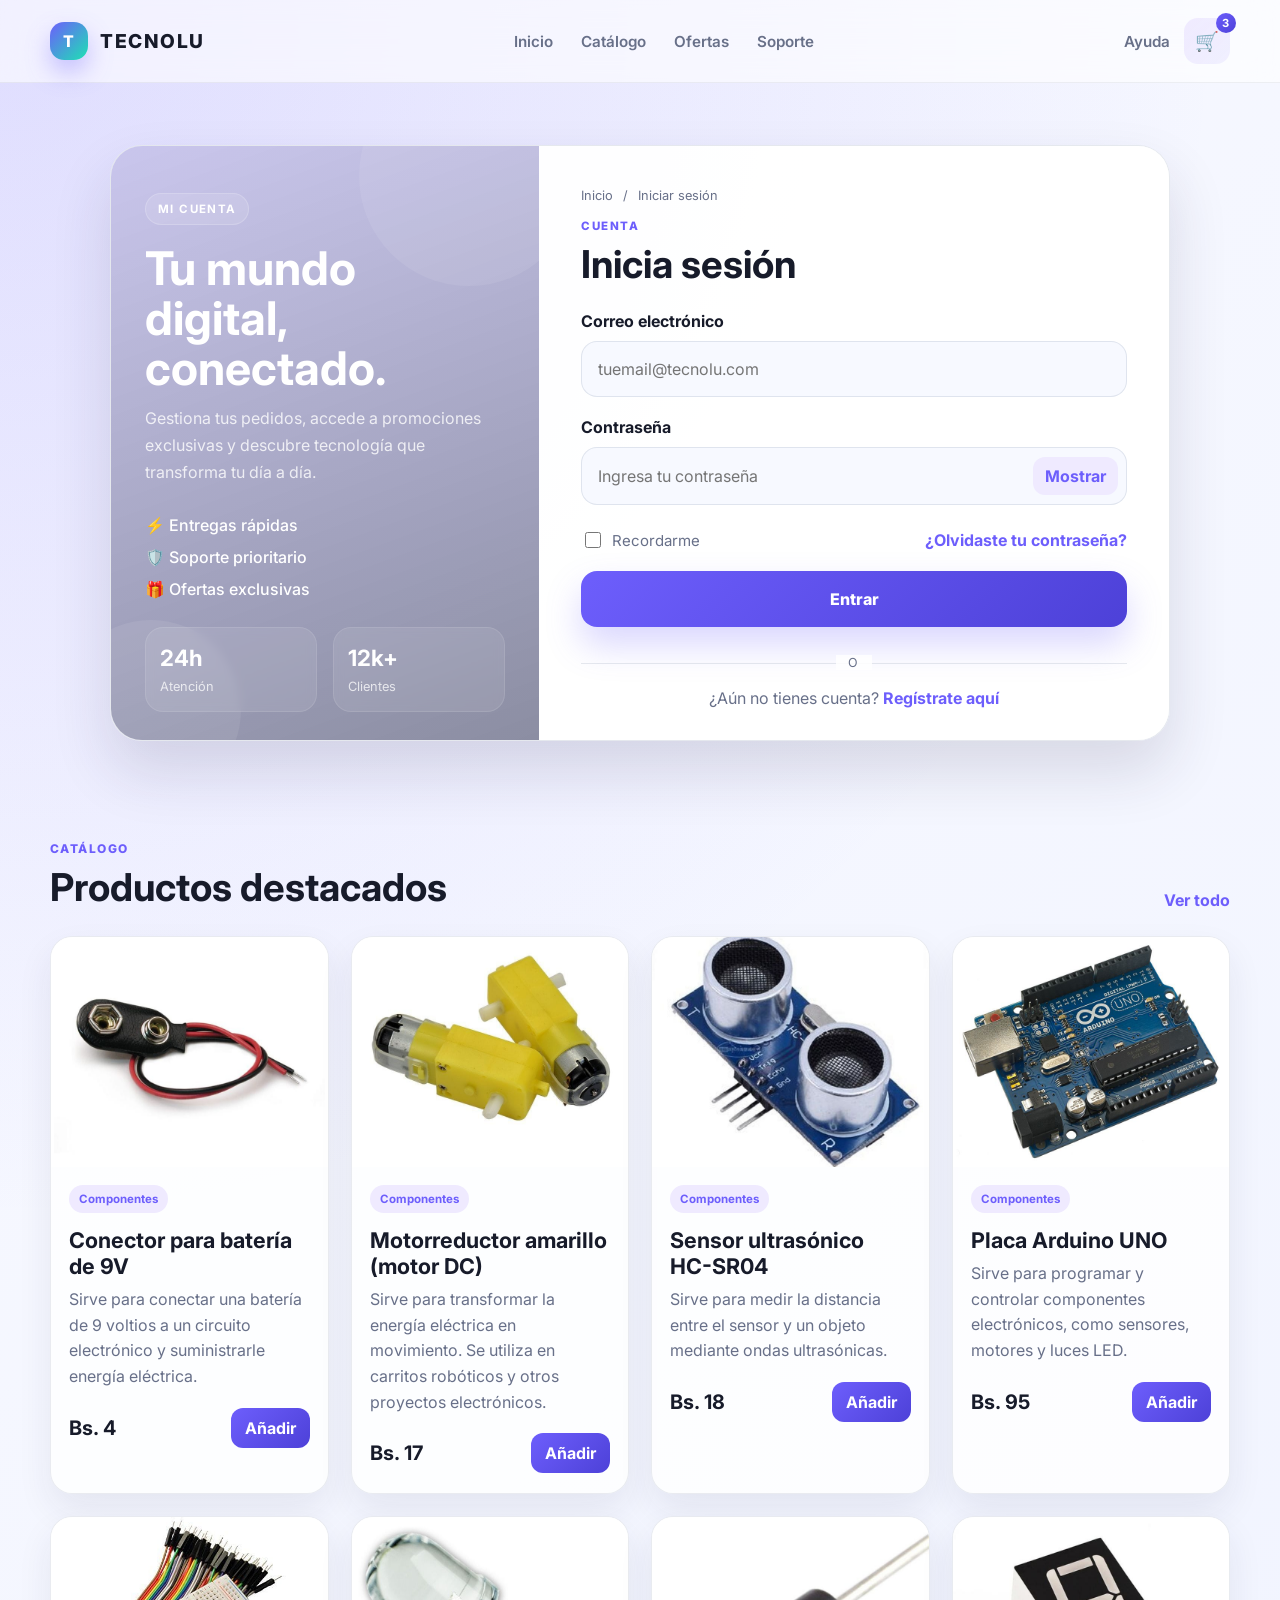
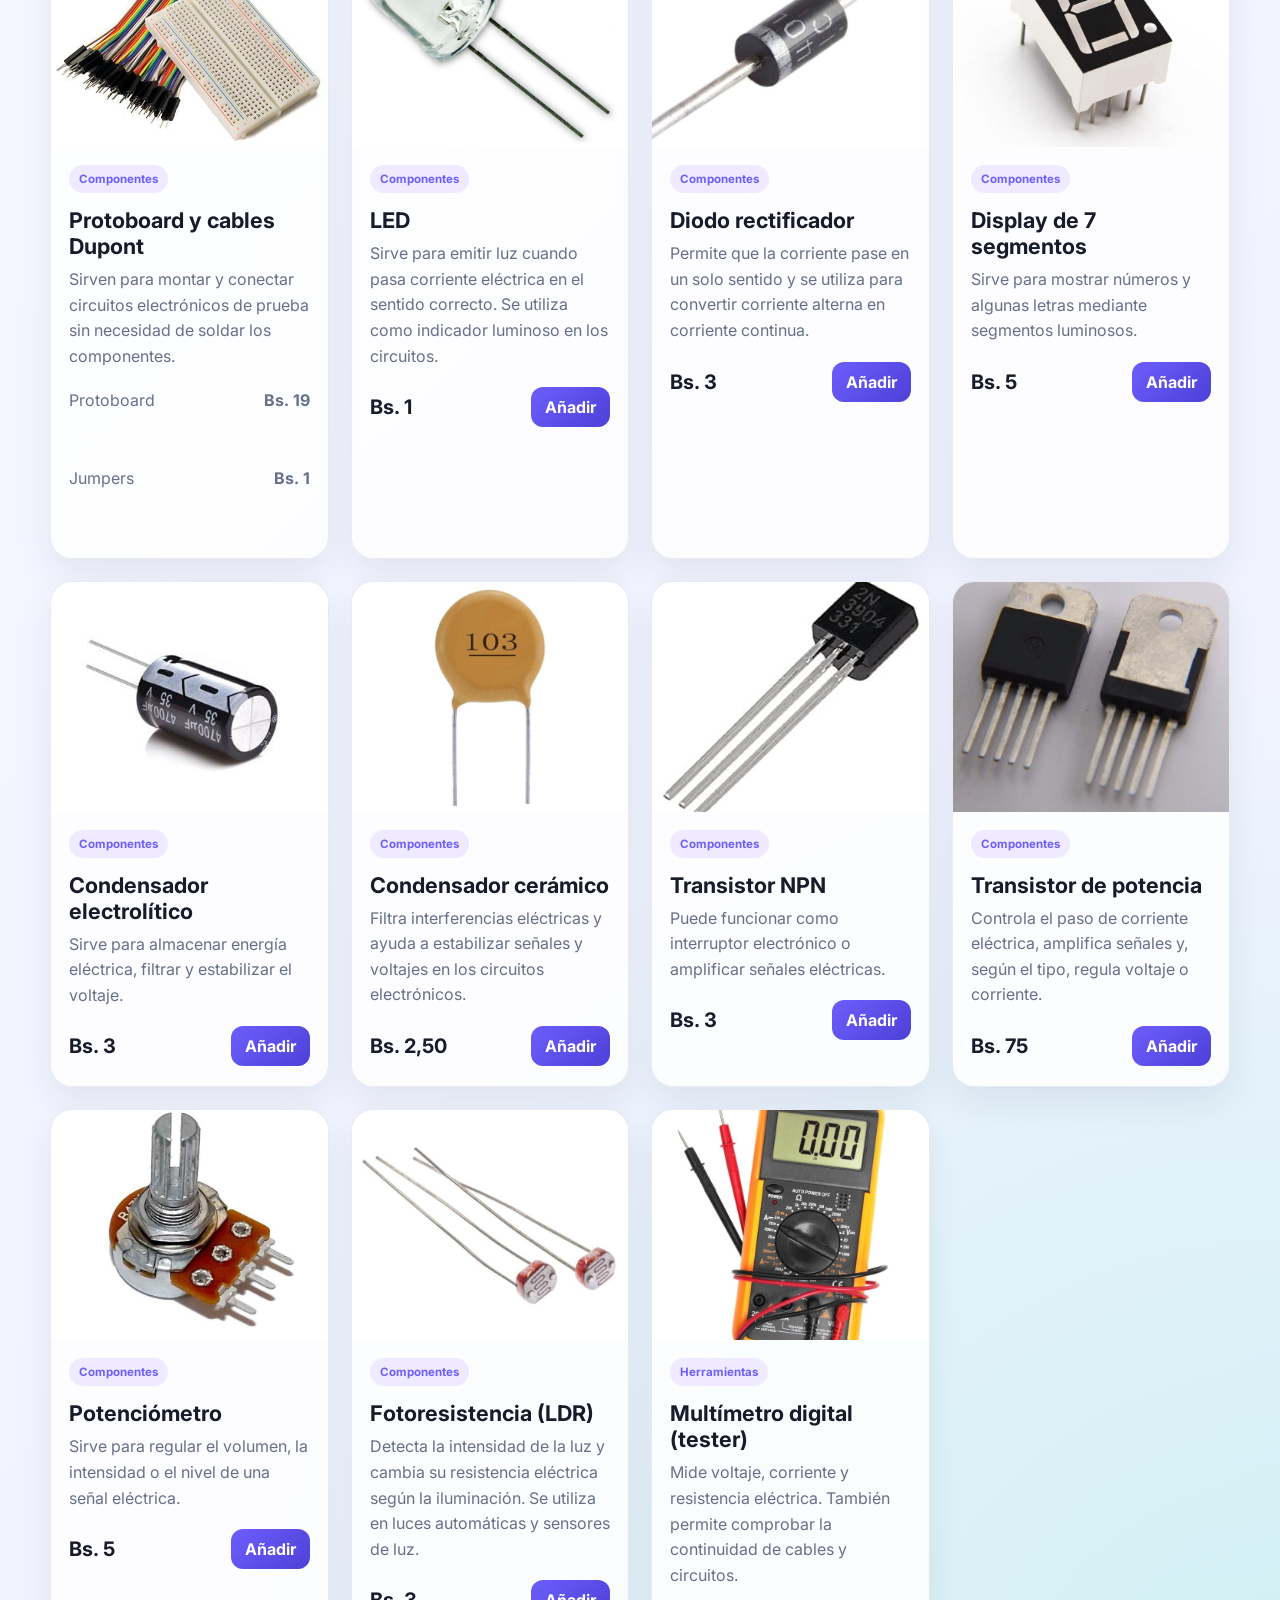
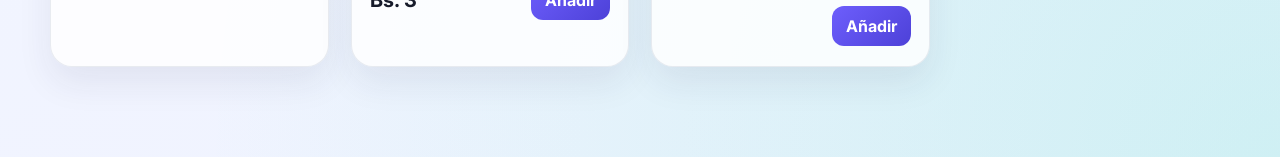
<file: PROYECTO WEB/index.html>
<!DOCTYPE html>
<html lang="es">
  <head>
    <meta charset="UTF-8" />
    <meta name="viewport" content="width=device-width, initial-scale=1.0" />
    <title>TECNOLU | Mi cuenta</title>
    <meta
      name="description"
      content="Iniciar sesión en tu cuenta de TECNOLU"
    />
    <link rel="preconnect" href="https://fonts.googleapis.com" />
    <link rel="preconnect" href="https://fonts.gstatic.com" crossorigin />
    <link
      href="https://fonts.googleapis.com/css2?family=Inter:wght@400;500;600;700;800&display=swap"
      rel="stylesheet"
    />
    <link rel="stylesheet" href="styles.css" />
  </head>
  <body>
    <header class="topbar">
      <div class="container nav-wrap">
        <div class="brand">
          <div class="brand-mark">T</div>
          <span>TECNOLU</span>
        </div>

        <nav class="main-nav" aria-label="Navegación principal">
          <a href="#">Inicio</a>
          <a href="#">Catálogo</a>
          <a href="#">Ofertas</a>
          <a href="#">Soporte</a>
        </nav>

        <div class="top-actions">
          <a href="#" class="link-btn">Ayuda</a>
          <button class="cart-btn" type="button" aria-label="Carrito">
            🛒
            <span>3</span>
          </button>
        </div>
      </div>
    </header>

    <main class="page-shell">
      <div class="container auth-layout">
        <div class="auth-card">
          <aside class="auth-visual" aria-label="Panel de bienvenida">
            <div class="visual-badge">MI CUENTA</div>
            <h2>Tu mundo digital, conectado.</h2>
            <p>
              Gestiona tus pedidos, accede a promociones exclusivas y descubre
              tecnología que transforma tu día a día.
            </p>
            <div class="benefits">
              <span>⚡ Entregas rápidas</span>
              <span>🛡️ Soporte prioritario</span>
              <span>🎁 Ofertas exclusivas</span>
            </div>
            <div class="mini-stats">
              <div>
                <strong>24h</strong>
                <span>Atención</span>
              </div>
              <div>
                <strong>12k+</strong>
                <span>Clientes</span>
              </div>
            </div>
          </aside>

          <section class="auth-panel">
            <nav class="breadcrumb" aria-label="Breadcrumb">
              <a href="#">Inicio</a>
              <span>/</span>
              <span>Iniciar sesión</span>
            </nav>

            <div class="auth-header">
              <p class="eyebrow">Cuenta</p>
              <h1>Inicia sesión</h1>
            </div>

            <form class="login-form">
              <div class="field-group">
                <label for="email">Correo electrónico</label>
                <input
                  id="email"
                  name="email"
                  type="email"
                  placeholder="tuemail@tecnolu.com"
                  autocomplete="email"
                  required
                />
              </div>

              <div class="field-group">
                <label for="password">Contraseña</label>
                <div class="password-wrap">
                  <input
                    id="password"
                    name="password"
                    type="password"
                    placeholder="Ingresa tu contraseña"
                    autocomplete="current-password"
                    required
                  />
                  <button type="button" class="show-password" aria-label="Mostrar contraseña">
                    Mostrar
                  </button>
                </div>
              </div>

              <div class="row-between">
                <label class="remember-me">
                  <input type="checkbox" />
                  <span>Recordarme</span>
                </label>

                <a href="#" class="forgot-link">¿Olvidaste tu contraseña?</a>
              </div>

              <button class="submit-btn" type="submit">Entrar</button>
            </form>

            <div class="divider"><span>o</span></div>

            <p class="register-link">
              ¿Aún no tienes cuenta?
              <a href="#">Regístrate aquí</a>
            </p>
          </section>
        </div>
      </div>
    </main>

    <section class="catalog-section">
      <div class="container">
        <div class="catalog-header">
          <div>
            <p class="catalog-kicker">Catálogo</p>
            <h2>Productos destacados</h2>
          </div>
          <a href="#" class="catalog-link">Ver todo</a>
        </div>

        <div class="product-grid">
          <article class="product-card">
            <div class="product-image">
              <img
                src="assets/conector-bateria-9v.jpeg"
                alt="Conector para batería de 9V con cables rojo y negro"
              />
            </div>
            <div class="product-body">
              <span class="product-tag">Componentes</span>
              <h3>Conector para batería de 9V</h3>
              <p>
                Sirve para conectar una batería de 9 voltios a un circuito
                electrónico y suministrarle energía eléctrica.
              </p>
              <div class="product-footer">
                <strong>Bs. 4</strong>
                <button type="button">Añadir</button>
              </div>
            </div>
          </article>

          <article class="product-card">
            <div class="product-image">
              <img
                src="assets/motorreductor-amarillo.jpeg"
                alt="Motorreductores amarillos de corriente continua"
              />
            </div>
            <div class="product-body">
              <span class="product-tag">Componentes</span>
              <h3>Motorreductor amarillo (motor DC)</h3>
              <p>
                Sirve para transformar la energía eléctrica en movimiento. Se
                utiliza en carritos robóticos y otros proyectos electrónicos.
              </p>
              <div class="product-footer">
                <strong>Bs. 17</strong>
                <button type="button">Añadir</button>
              </div>
            </div>
          </article>

          <article class="product-card">
            <div class="product-image">
              <img
                src="assets/sensor-ultrasonico-hc-sr04.jpeg"
                alt="Sensor ultrasónico HC-SR04"
              />
            </div>
            <div class="product-body">
              <span class="product-tag">Componentes</span>
              <h3>Sensor ultrasónico HC-SR04</h3>
              <p>
                Sirve para medir la distancia entre el sensor y un objeto
                mediante ondas ultrasónicas.
              </p>
              <div class="product-footer">
                <strong>Bs. 18</strong>
                <button type="button">Añadir</button>
              </div>
            </div>
          </article>

          <article class="product-card">
            <div class="product-image">
              <img
                src="assets/placa-arduino-uno.jpeg"
                alt="Placa Arduino UNO"
              />
            </div>
            <div class="product-body">
              <span class="product-tag">Componentes</span>
              <h3>Placa Arduino UNO</h3>
              <p>
                Sirve para programar y controlar componentes electrónicos, como
                sensores, motores y luces LED.
              </p>
              <div class="product-footer">
                <strong>Bs. 95</strong>
                <button type="button">Añadir</button>
              </div>
            </div>
          </article>

          <article class="product-card">
            <div class="product-image">
              <img
                src="assets/protoboard-cables-dupont.jpeg"
                alt="Protoboard y cables Dupont de colores"
              />
            </div>
            <div class="product-body">
              <span class="product-tag">Componentes</span>
              <h3>Protoboard y cables Dupont</h3>
              <p>
                Sirven para montar y conectar circuitos electrónicos de prueba
                sin necesidad de soldar los componentes.
              </p>
              <div class="product-footer product-prices">
                <p><span>Protoboard</span><strong>Bs. 19</strong></p>
                <p><span>Jumpers</span><strong>Bs. 1</strong></p>
              </div>
            </div>
          </article>

          <article class="product-card">
            <div class="product-image">
              <img src="assets/led.jpeg" alt="Diodo LED transparente" />
            </div>
            <div class="product-body">
              <span class="product-tag">Componentes</span>
              <h3>LED</h3>
              <p>
                Sirve para emitir luz cuando pasa corriente eléctrica en el
                sentido correcto. Se utiliza como indicador luminoso en los
                circuitos.
              </p>
              <div class="product-footer">
                <strong>Bs. 1</strong>
                <button type="button">Añadir</button>
              </div>
            </div>
          </article>

          <article class="product-card">
            <div class="product-image">
              <img
                src="assets/diodo-rectificador.jpeg"
                alt="Diodo rectificador cilíndrico con banda que indica el cátodo"
              />
            </div>
            <div class="product-body">
              <span class="product-tag">Componentes</span>
              <h3>Diodo rectificador</h3>
              <p>
                Permite que la corriente pase en un solo sentido y se utiliza
                para convertir corriente alterna en corriente continua.
              </p>
              <div class="product-footer">
                <strong>Bs. 3</strong>
                <button type="button">Añadir</button>
              </div>
            </div>
          </article>

          <article class="product-card">
            <div class="product-image">
              <img
                src="assets/display-7-segmentos.jpeg"
                alt="Display electrónico de 7 segmentos"
              />
            </div>
            <div class="product-body">
              <span class="product-tag">Componentes</span>
              <h3>Display de 7 segmentos</h3>
              <p>
                Sirve para mostrar números y algunas letras mediante segmentos
                luminosos.
              </p>
              <div class="product-footer">
                <strong>Bs. 5</strong>
                <button type="button">Añadir</button>
              </div>
            </div>
          </article>

          <article class="product-card">
            <div class="product-image">
              <img
                src="assets/condensador-electrolitico.jpeg"
                alt="Condensador electrolítico cilíndrico"
              />
            </div>
            <div class="product-body">
              <span class="product-tag">Componentes</span>
              <h3>Condensador electrolítico</h3>
              <p>
                Sirve para almacenar energía eléctrica, filtrar y estabilizar
                el voltaje.
              </p>
              <div class="product-footer">
                <strong>Bs. 3</strong>
                <button type="button">Añadir</button>
              </div>
            </div>
          </article>

          <article class="product-card">
            <div class="product-image">
              <img
                src="assets/condensador-ceramico.jpeg"
                alt="Condensador cerámico de disco con dos terminales"
              />
            </div>
            <div class="product-body">
              <span class="product-tag">Componentes</span>
              <h3>Condensador cerámico</h3>
              <p>
                Filtra interferencias eléctricas y ayuda a estabilizar señales
                y voltajes en los circuitos electrónicos.
              </p>
              <div class="product-footer">
                <strong>Bs. 2,50</strong>
                <button type="button">Añadir</button>
              </div>
            </div>
          </article>

          <article class="product-card">
            <div class="product-image">
              <img
                src="assets/transistor-npn.jpeg"
                alt="Transistor NPN de tres terminales"
              />
            </div>
            <div class="product-body">
              <span class="product-tag">Componentes</span>
              <h3>Transistor NPN</h3>
              <p>
                Puede funcionar como interruptor electrónico o amplificar
                señales eléctricas.
              </p>
              <div class="product-footer">
                <strong>Bs. 3</strong>
                <button type="button">Añadir</button>
              </div>
            </div>
          </article>

          <article class="product-card">
            <div class="product-image">
              <img
                src="assets/transistor-potencia.jpeg"
                alt="Transistores de potencia con encapsulado y disipador metálico"
              />
            </div>
            <div class="product-body">
              <span class="product-tag">Componentes</span>
              <h3>Transistor de potencia</h3>
              <p>
                Controla el paso de corriente eléctrica, amplifica señales y,
                según el tipo, regula voltaje o corriente.
              </p>
              <div class="product-footer">
                <strong>Bs. 75</strong>
                <button type="button">Añadir</button>
              </div>
            </div>
          </article>

          <article class="product-card">
            <div class="product-image">
              <img
                src="assets/potenciometro.jpeg"
                alt="Potenciómetro rotatorio de tres terminales"
              />
            </div>
            <div class="product-body">
              <span class="product-tag">Componentes</span>
              <h3>Potenciómetro</h3>
              <p>
                Sirve para regular el volumen, la intensidad o el nivel de una
                señal eléctrica.
              </p>
              <div class="product-footer">
                <strong>Bs. 5</strong>
                <button type="button">Añadir</button>
              </div>
            </div>
          </article>

          <article class="product-card">
            <div class="product-image">
              <img
                src="assets/fotoresistencia-ldr.jpeg"
                alt="Fotoresistencias LDR con dos terminales"
              />
            </div>
            <div class="product-body">
              <span class="product-tag">Componentes</span>
              <h3>Fotoresistencia (LDR)</h3>
              <p>
                Detecta la intensidad de la luz y cambia su resistencia
                eléctrica según la iluminación. Se utiliza en luces automáticas
                y sensores de luz.
              </p>
              <div class="product-footer">
                <strong>Bs. 3</strong>
                <button type="button">Añadir</button>
              </div>
            </div>
          </article>

          <article class="product-card">
            <div class="product-image">
              <img
                src="assets/multimetro-digital.jpeg"
                alt="Multímetro digital con puntas de prueba"
              />
            </div>
            <div class="product-body">
              <span class="product-tag">Herramientas</span>
              <h3>Multímetro digital (tester)</h3>
              <p>
                Mide voltaje, corriente y resistencia eléctrica. También
                permite comprobar la continuidad de cables y circuitos.
              </p>
              <div class="product-footer">
                <strong></strong>
                <button type="button">Añadir</button>
              </div>
            </div>
          </article>

        </div>
      </div>
    </section>

    <script src="script.js"></script>
  </body>
</html>
</file>
<file: PROYECTO WEB/styles.css>
:root {
  --primary: #6d5efc;
  --primary-strong: #4d41d8;
  --primary-soft: #efeaff;
  --secondary: #1de2b3;
  --text: #171b2a;
  --muted: #687089;
  --border: rgba(143, 155, 179, 0.22);
  --card: rgba(255, 255, 255, 0.9);
  --bg: #f3f6ff;
  --shadow: 0 30px 60px rgba(42, 38, 71, 0.14);
}

* {
  box-sizing: border-box;
}

html {
  scroll-behavior: smooth;
}

body {
  margin: 0;
  min-height: 100vh;
  font-family: "Inter", sans-serif;
  color: var(--text);
  background:
    radial-gradient(circle at top left, rgba(109, 94, 252, 0.18), transparent 34%),
    radial-gradient(circle at bottom right, rgba(29, 226, 179, 0.15), transparent 30%),
    linear-gradient(135deg, #f8f9ff 0%, #eef2ff 100%);
}

a {
  text-decoration: none;
}

button,
input {
  font: inherit;
}

.container {
  width: min(1180px, calc(100% - 32px));
  margin: 0 auto;
}

.topbar {
  background: rgba(255, 255, 255, 0.58);
  backdrop-filter: blur(16px);
  border-bottom: 1px solid rgba(15, 23, 42, 0.06);
  position: sticky;
  top: 0;
  z-index: 10;
}

.nav-wrap {
  display: flex;
  align-items: center;
  justify-content: space-between;
  gap: 18px;
  min-height: 82px;
}

.brand {
  display: inline-flex;
  align-items: center;
  gap: 12px;
  font-size: 1.2rem;
  font-weight: 800;
  letter-spacing: 0.08em;
  color: var(--text);
}

.brand-mark {
  width: 38px;
  height: 38px;
  display: grid;
  place-items: center;
  border-radius: 14px;
  font-size: 1rem;
  font-weight: 800;
  color: white;
  background: linear-gradient(135deg, var(--primary), var(--secondary));
  box-shadow: 0 12px 24px rgba(109, 94, 252, 0.35);
}

.main-nav {
  display: flex;
  align-items: center;
  gap: 28px;
}

.main-nav a,
.link-btn {
  color: var(--muted);
  font-size: 0.95rem;
  font-weight: 600;
  transition: color 0.2s ease;
}

.main-nav a:hover,
.link-btn:hover,
.forgot-link:hover,
.register-link a:hover {
  color: var(--primary);
}

.top-actions {
  display: flex;
  align-items: center;
  gap: 14px;
}

.cart-btn {
  border: none;
  width: 46px;
  height: 46px;
  border-radius: 14px;
  background: linear-gradient(135deg, var(--primary-soft), rgba(109, 94, 252, 0.08));
  position: relative;
  cursor: pointer;
  font-size: 1.2rem;
}

.cart-btn span {
  position: absolute;
  top: -5px;
  right: -6px;
  min-width: 20px;
  height: 20px;
  display: grid;
  place-items: center;
  border-radius: 999px;
  background: linear-gradient(135deg, var(--primary), var(--primary-strong));
  color: #fff;
  font-size: 0.7rem;
  font-weight: 700;
}

.page-shell {
  padding: 62px 0 80px;
}

.auth-layout {
  display: flex;
  justify-content: center;
}

.auth-card {
  position: relative;
  width: min(100%, 1060px);
  display: grid;
  grid-template-columns: 1.06fr 1.56fr;
  background: var(--card);
  border: 1px solid var(--border);
  border-radius: 32px;
  overflow: hidden;
  box-shadow: var(--shadow);
}

.auth-card::before {
  content: "";
  position: absolute;
  inset: 18px auto auto 18px;
  width: 160px;
  height: 160px;
  background: rgba(255,255,255,0.08);
  border-radius: 50%;
  filter: blur(10px);
}

.auth-visual {
  position: relative;
  background:
    linear-gradient(160deg, rgba(119, 111, 208, 0.38), rgba(44, 48, 86, 0.55)),
    url("https://images.unsplash.com/photo-1518770660439-4636190af475?auto=format&fit=crop&w=1200&q=85")
      center / cover;
  color: white;
  padding: 46px 34px 28px;
  display: flex;
  flex-direction: column;
  justify-content: center;
  overflow: hidden;
}

.auth-visual::before,
.auth-visual::after {
  content: "";
  position: absolute;
  border-radius: 50%;
  background: rgba(255, 255, 255, 0.08);
}

.auth-visual::before {
  width: 220px;
  height: 220px;
  top: -80px;
  right: -40px;
}

.auth-visual::after {
  width: 180px;
  height: 180px;
  bottom: -60px;
  left: -50px;
}

.visual-badge {
  position: relative;
  z-index: 1;
  width: fit-content;
  padding: 8px 12px;
  border-radius: 999px;
  background: rgba(255, 255, 255, 0.12);
  border: 1px solid rgba(255, 255, 255, 0.18);
  font-size: 0.72rem;
  letter-spacing: 0.12em;
  font-weight: 700;
}

.auth-visual h2 {
  position: relative;
  z-index: 1;
  margin: 18px 0 12px;
  font-size: clamp(2rem, 4vw, 2.9rem);
  line-height: 1.08;
}

.auth-visual p {
  position: relative;
  z-index: 1;
  margin: 0;
  color: rgba(255, 255, 255, 0.8);
  line-height: 1.7;
  max-width: 34ch;
}

.benefits {
  position: relative;
  z-index: 1;
  margin-top: 28px;
  display: grid;
  gap: 12px;
}

.benefits span {
  display: inline-flex;
  align-items: center;
  gap: 10px;
  font-weight: 500;
}

.mini-stats {
  position: relative;
  z-index: 1;
  display: flex;
  gap: 16px;
  margin-top: 28px;
}

.mini-stats div {
  flex: 1;
  background: rgba(255, 255, 255, 0.09);
  border: 1px solid rgba(255, 255, 255, 0.1);
  border-radius: 18px;
  padding: 16px 14px;
  backdrop-filter: blur(5px);
}

.mini-stats strong {
  display: block;
  font-size: 1.4rem;
  margin-bottom: 4px;
}

.mini-stats span {
  color: rgba(255, 255, 255, 0.75);
  font-size: 0.8rem;
}

.auth-panel {
  padding: 38px 42px 32px;
  background: rgba(255, 255, 255, 0.78);
}

.breadcrumb {
  display: inline-flex;
  align-items: center;
  gap: 10px;
  font-size: 0.8rem;
  color: var(--muted);
  margin-bottom: 16px;
}

.breadcrumb a {
  color: var(--muted);
}

.auth-header {
  margin-bottom: 26px;
}

.eyebrow {
  margin: 0 0 10px;
  font-size: 0.72rem;
  font-weight: 800;
  letter-spacing: 0.14em;
  color: var(--primary);
  text-transform: uppercase;
}

.auth-header h1 {
  margin: 0;
  font-size: clamp(2rem, 3vw, 2.5rem);
  line-height: 1.1;
}

.login-form {
  display: grid;
  gap: 20px;
}

.field-group {
  display: grid;
  gap: 10px;
}

.field-group label {
  font-weight: 700;
  color: var(--text);
}

.field-group input {
  width: 100%;
  min-height: 56px;
  padding: 0 16px;
  border: 1px solid var(--border);
  border-radius: 16px;
  background: rgba(247, 249, 255, 0.9);
  color: var(--text);
  outline: none;
  transition: border-color 0.2s ease, box-shadow 0.2s ease, transform 0.2s ease;
}

.field-group input:focus {
  border-color: rgba(109, 94, 252, 0.7);
  box-shadow: 0 0 0 4px rgba(109, 94, 252, 0.12);
  background: #fff;
  transform: translateY(-1px);
}

.password-wrap {
  display: flex;
  align-items: center;
  gap: 8px;
  border: 1px solid var(--border);
  background: rgba(247, 249, 255, 0.9);
  border-radius: 16px;
  padding-right: 8px;
  transition: border-color 0.2s ease, box-shadow 0.2s ease, transform 0.2s ease;
}

.password-wrap:focus-within {
  border-color: rgba(109, 94, 252, 0.7);
  box-shadow: 0 0 0 4px rgba(109, 94, 252, 0.12);
  background: #fff;
  transform: translateY(-1px);
}

.password-wrap input {
  border: none;
  box-shadow: none;
  background: transparent;
  flex: 1;
}

.show-password {
  border: none;
  background: var(--primary-soft);
  color: var(--primary);
  padding: 9px 12px;
  border-radius: 12px;
  font-weight: 700;
  cursor: pointer;
}

.row-between {
  display: flex;
  align-items: center;
  justify-content: space-between;
  gap: 14px;
  margin-top: 4px;
}

.remember-me {
  display: inline-flex;
  align-items: center;
  gap: 8px;
  color: var(--muted);
  font-size: 0.94rem;
}

.remember-me input {
  width: 16px;
  height: 16px;
  accent-color: var(--primary);
}

.forgot-link,
.register-link a {
  color: var(--primary);
  font-weight: 700;
}

.submit-btn {
  border: none;
  background: linear-gradient(135deg, var(--primary), var(--primary-strong));
  color: white;
  min-height: 56px;
  border-radius: 16px;
  font-weight: 800;
  font-size: 1rem;
  cursor: pointer;
  transition: transform 0.2s ease, box-shadow 0.2s ease;
  box-shadow: 0 18px 35px rgba(109, 94, 252, 0.25);
}

.submit-btn:hover {
  transform: translateY(-2px);
}

.divider {
  position: relative;
  margin: 28px 0 18px;
  display: grid;
  place-items: center;
}

.divider::before {
  content: "";
  position: absolute;
  inset: 50% 0 auto 0;
  height: 1px;
  background: var(--border);
}

.divider span {
  position: relative;
  z-index: 1;
  background: rgba(255,255,255,0.85);
  color: var(--muted);
  padding: 0 12px;
  font-size: 0.78rem;
  text-transform: uppercase;
  letter-spacing: 0.1em;
}

.register-link {
  margin: 0;
  text-align: center;
  color: var(--muted);
}

.catalog-section {
  padding: 20px 0 90px;
}

.catalog-header {
  display: flex;
  align-items: end;
  justify-content: space-between;
  gap: 18px;
  margin-bottom: 26px;
}

.catalog-kicker {
  margin: 0 0 8px;
  font-size: 0.75rem;
  font-weight: 800;
  text-transform: uppercase;
  letter-spacing: 0.12em;
  color: var(--primary);
}

.catalog-header h2 {
  margin: 0;
  font-size: clamp(2rem, 3vw, 2.6rem);
}

.catalog-link {
  color: var(--primary);
  font-weight: 700;
}

.product-grid {
  display: grid;
  grid-template-columns: repeat(4, minmax(0, 1fr));
  gap: 22px;
}

.product-card {
  background: rgba(255, 255, 255, 0.82);
  border: 1px solid rgba(151, 160, 181, 0.2);
  border-radius: 22px;
  overflow: hidden;
  box-shadow: 0 16px 35px rgba(35, 38, 73, 0.08);
  transition: transform 0.2s ease, box-shadow 0.2s ease;
}

.product-card:hover {
  transform: translateY(-5px);
  box-shadow: 0 22px 45px rgba(35, 38, 73, 0.12);
}

.product-image {
  height: 230px;
  overflow: hidden;
  background: linear-gradient(135deg, #eef2ff, #f7f7ff);
}

.product-image img {
  width: 100%;
  height: 100%;
  object-fit: cover;
  display: block;
}

.product-body {
  padding: 18px 18px 20px;
}

.product-tag {
  display: inline-block;
  font-size: 0.72rem;
  font-weight: 700;
  color: var(--primary);
  background: var(--primary-soft);
  border-radius: 999px;
  padding: 7px 10px;
}

.product-body h3 {
  margin: 14px 0 8px;
  font-size: 1.35rem;
}

.product-body p {
  margin: 0;
  color: var(--muted);
  line-height: 1.6;
  min-height: 72px;
}

.product-footer {
  margin-top: 18px;
  display: flex;
  align-items: center;
  justify-content: space-between;
  gap: 12px;
}

.product-footer strong {
  font-size: 1.25rem;
}

.product-prices {
  flex-direction: column;
  align-items: stretch;
  gap: 6px;
}

.product-prices p {
  display: flex;
  justify-content: space-between;
  gap: 12px;
  margin: 0;
}

.product-prices strong {
  font-size: 1rem;
}

.product-footer button {
  border: none;
  border-radius: 12px;
  padding: 10px 14px;
  background: linear-gradient(135deg, var(--primary), var(--primary-strong));
  color: white;
  font-weight: 700;
  cursor: pointer;
}

@media (max-width: 860px) {
  .auth-card {
    grid-template-columns: 1fr;
  }

  .auth-visual {
    min-height: 260px;
    padding: 32px 22px;
  }

  .auth-panel {
    padding: 28px 22px 22px;
  }

  .main-nav {
    display: none;
  }

  .product-grid {
    grid-template-columns: repeat(2, minmax(0, 1fr));
  }
}

@media (max-width: 520px) {
  .nav-wrap {
    min-height: 72px;
  }

  .top-actions .link-btn {
    display: none;
  }

  .row-between {
    align-items: flex-start;
    flex-direction: column;
  }

  .auth-header h1 {
    font-size: 1.8rem;
  }

  .catalog-header {
    flex-direction: column;
    align-items: flex-start;
  }

  .product-grid {
    grid-template-columns: 1fr;
  }
}
</file>
